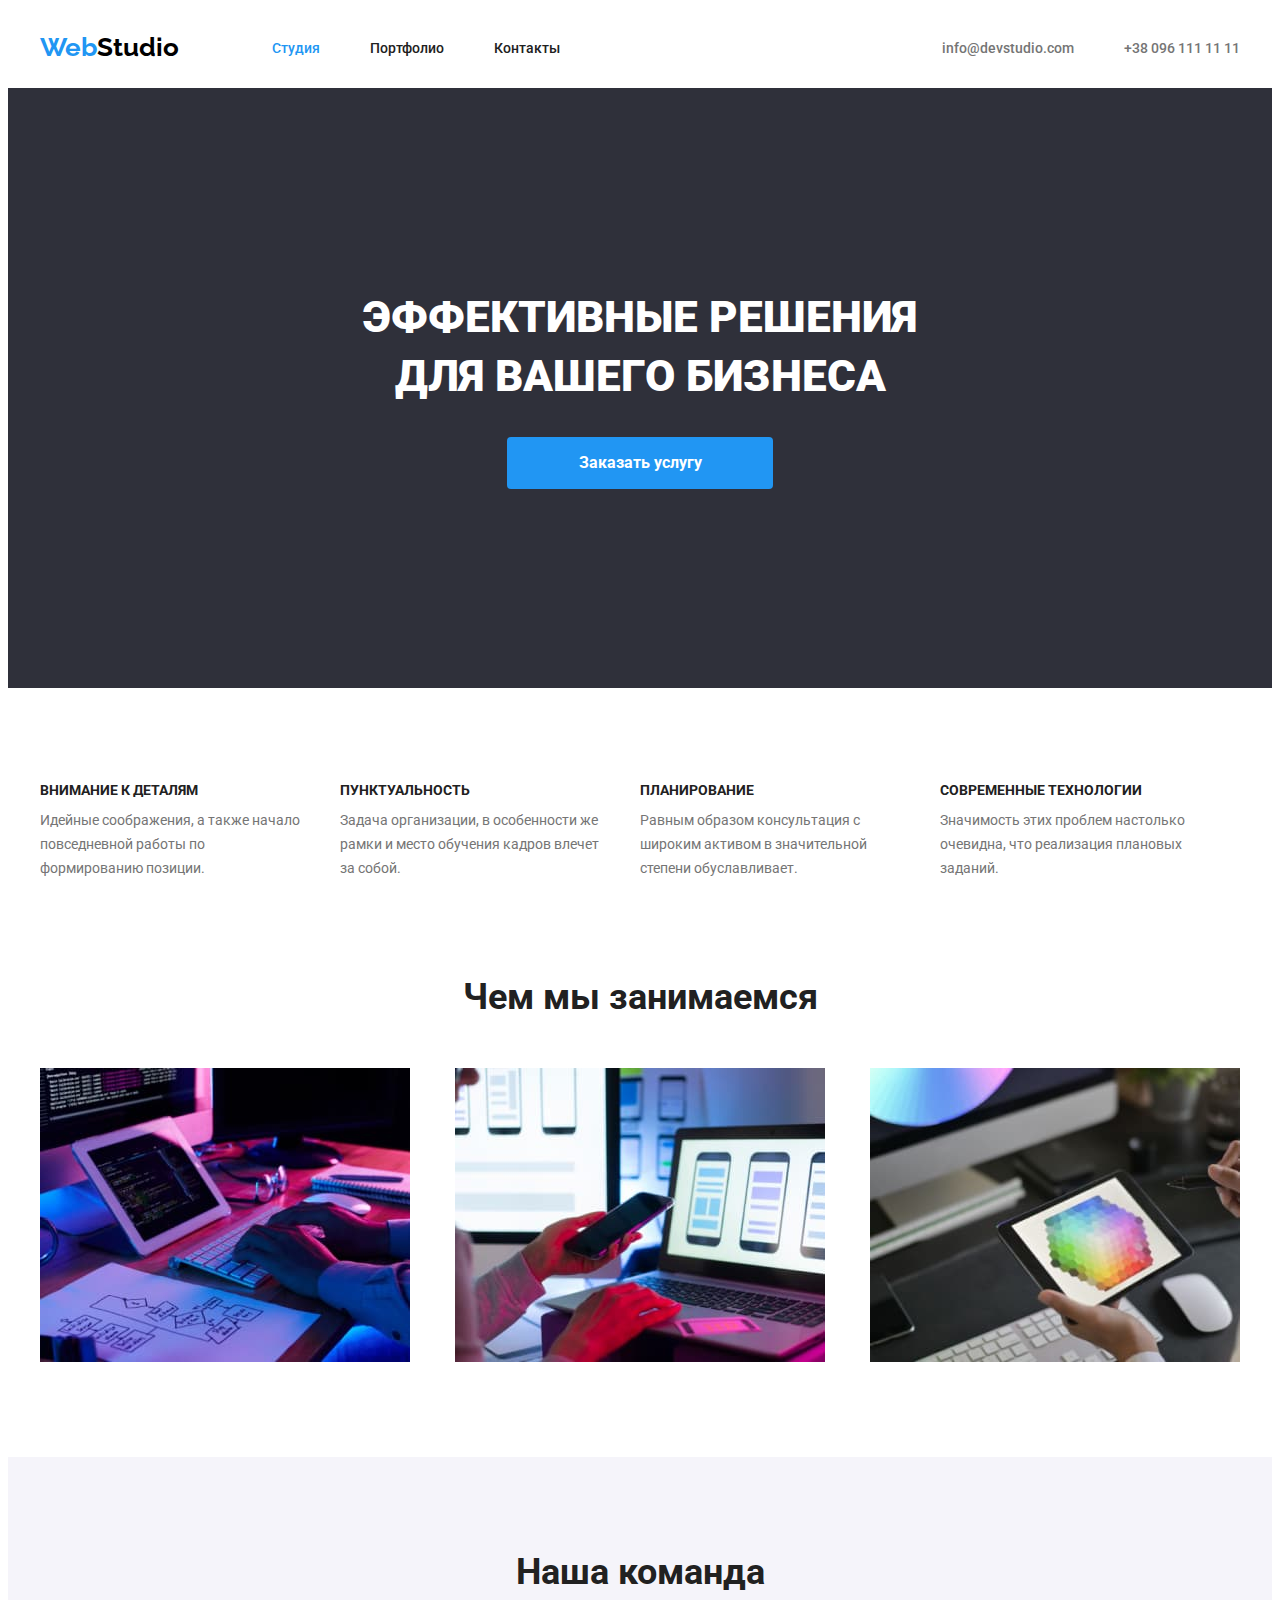
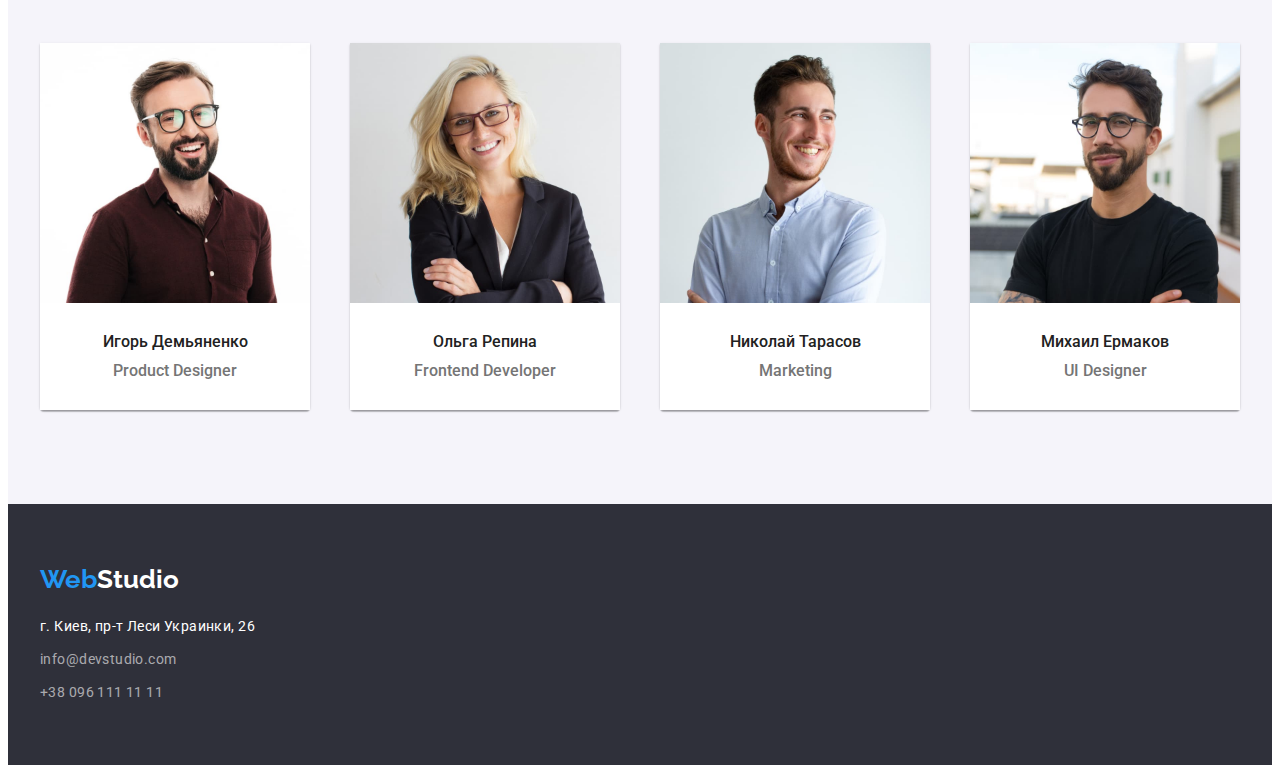
<file: index.html>
<!DOCTYPE html>
<html lang="ru">
  <head>
    <meta charset="UTF-8" />
    <meta name="viewport" content="width=device-width, initial-scale=1.0" />
    <title>Студия</title>
    <link rel="preconnect" href="https://fonts.gstatic.com" />
    <link
      href="https://fonts.googleapis.com/css2?family=Raleway:wght@700&family=Roboto:wght@400;500;700&display=swap"
      rel="stylesheet"
    />
    <link
      rel="stylesheet"
      href="https://cdnjs.cloudflare.com/ajax/libs/modern-normalize/1.0.0/modern-normalize.min.css"
      integrity="sha512-ISS7cAi1PEhQ8jnbJpJZMd29NlhNj4AWYyLOSp2CE/CsHxTCu+r+t0D2yoJudVrd0/8fTVPUVDzY5Tvli75u/g=="
      crossorigin="anonymous"
    />
    <link rel="stylesheet" href="./css/styles.css" />
  </head>
  <body>
    <header class="header">
      <div class="container main-nav">
        <nav class="site-nav">
          <a href="index.html" class="logo top"
            ><span class="logo-part">Web</span>Studio
          </a>
          <ul class="nav-list">
            <li class="nav-item">
              <a href="./index.html" class="link current"> Студия </a>
            </li>
            <li class="nav-item">
              <a href="./portfolio.html" class="link">Портфолио</a>
            </li>
            <li class="nav-item"><a href="#" class="link">Контакты</a></li>
          </ul>
        </nav>
        <ul class="contacts-list">
          <li class="contacts item">
            <a href="mailto:info@devstudio.com" class="link"
              >info@devstudio.com
            </a>
          </li>
          <li class="contacts item">
            <a href="tel:+380961111111" class="link">+38 096 111 11 11</a>
          </li>
        </ul>
      </div>
    </header>
    <main>
      <div class="hero-section">
        <section class="hero">
          <h1 class="hero-title">
            Эффективные решения <br />
            для вашего бизнеса
          </h1>
          <a href="#" class="hero-link">Заказать услугу</a>
        </section>
      </div>
      <section class="features">
        <div class="container">
          <h2 class="visually-hidden">Наши принципы</h2>
          <ul class="features-list">
            <li class="features-item">
              <h3 class="item-title">Внимание к деталям</h3>
              <p class="item-text">
                Идейные соображения, а также начало повседневной работы по
                формированию позиции.
              </p>
            </li>
            <li class="features-item">
              <h3 class="item-title">Пунктуальность</h3>
              <p class="item-text">
                Задача организации, в особенности же рамки и место обучения
                кадров влечет за собой.
              </p>
            </li>
            <li class="features-item">
              <h3 class="item-title">Планирование</h3>
              <p class="item-text">
                Равным образом консультация с широким активом в значительной
                степени обуславливает.
              </p>
            </li>
            <li class="features-item">
              <h3 class="item-title">Современные технологии</h3>
              <p class="item-text">
                Значимость этих проблем настолько очевидна, что реализация
                плановых заданий.
              </p>
            </li>
          </ul>
        </div>
      </section>
      <!-- New Section -->
      <section class="examples">
        <h2 class="examples-title">Чем мы занимаемся</h2>
        <div class="container">
          <ul class="examples-list">
            <li class="examples-item">
              <div class="card-thumb">
                <img
                  src="./images/computer.jpg"
                  alt="компютер"
                  width="370"
                  height="294"
                />
              </div>
            </li>
            <li class="examples-item">
              <div class="card-thumb">
                <img
                  src="./images/telephone.jpg"
                  alt="телефон"
                  width="370"
                  height="294"
                />
              </div>
            </li>
            <li class="examples-item">
              <div class="card-thumb">
                <img
                  src="./images/tablet.jpg"
                  alt="планшет"
                  width="370"
                  height="294"
                />
              </div>
            </li>
          </ul>
        </div>
      </section>
      <section class="team-section">
        <h2 class="team-section-title">Наша команда</h2>
        <div class="container">
          <ul class="team-section-list">
            <li class="section-list">
              <div class="photo-thumb">
                <img
                  src="./images/ihor.jpg"
                  alt="Игорь Демьяненко"
                  width="270"
                  height="260"
                />
              </div>
              <h3 class="section-list-title">Игорь Демьяненко</h3>
              <p class="section-list-text">Product Designer</p>
            </li>
            <li class="section-list">
              <div class="photo-thumb">
                <img
                  src="./images/olia.jpg"
                  alt="Ольга Репина"
                  width="270"
                  height="260"
                />
              </div>
              <h3 class="section-list-title">Ольга Репина</h3>
              <p class="section-list-text">Frontend Developer</p>
            </li>
            <li class="section-list">
              <div class="photo-thumb">
                <img
                  src="./images/kolia.jpg"
                  alt="Николай Тарасов"
                  width="270"
                  height="260"
                />
              </div>
              <h3 class="section-list-title">Николай Тарасов</h3>
              <p class="section-list-text">Marketing</p>
            </li>
            <li class="section-list">
              <div class="ca photo-thumb">
                <img
                  src="./images/misha.jpg"
                  alt="Михаил Ермаков"
                  width="270"
                  height="260"
                />
              </div>
              <h3 class="section-list-title">Михаил Ермаков</h3>
              <p class="section-list-text">UI Designer</p>
            </li>
          </ul>
        </div>
      </section>
    </main>
    <footer class="footer">
      <div class="container">
        <a href="index.html" class="logo bottom"
          ><span class="logo-part">Web</span>Studio</a
        >
        <address class="address">
          <p class="address-text">г. Киев, пр-т Леси Украинки, 26</p>
          <ul class="footer-list">
            <li>
              <a href="mailto:info@devstudio.com" class="contacts-list-item"
                >info@devstudio.com</a
              >
            </li>
            <li>
              <a href="tel:+380961111111" class="contacts-list-item"
                >+38 096 111 11 11</a
              >
            </li>
          </ul>
        </address>
      </div>
    </footer>
  </body>
</html>
</file>
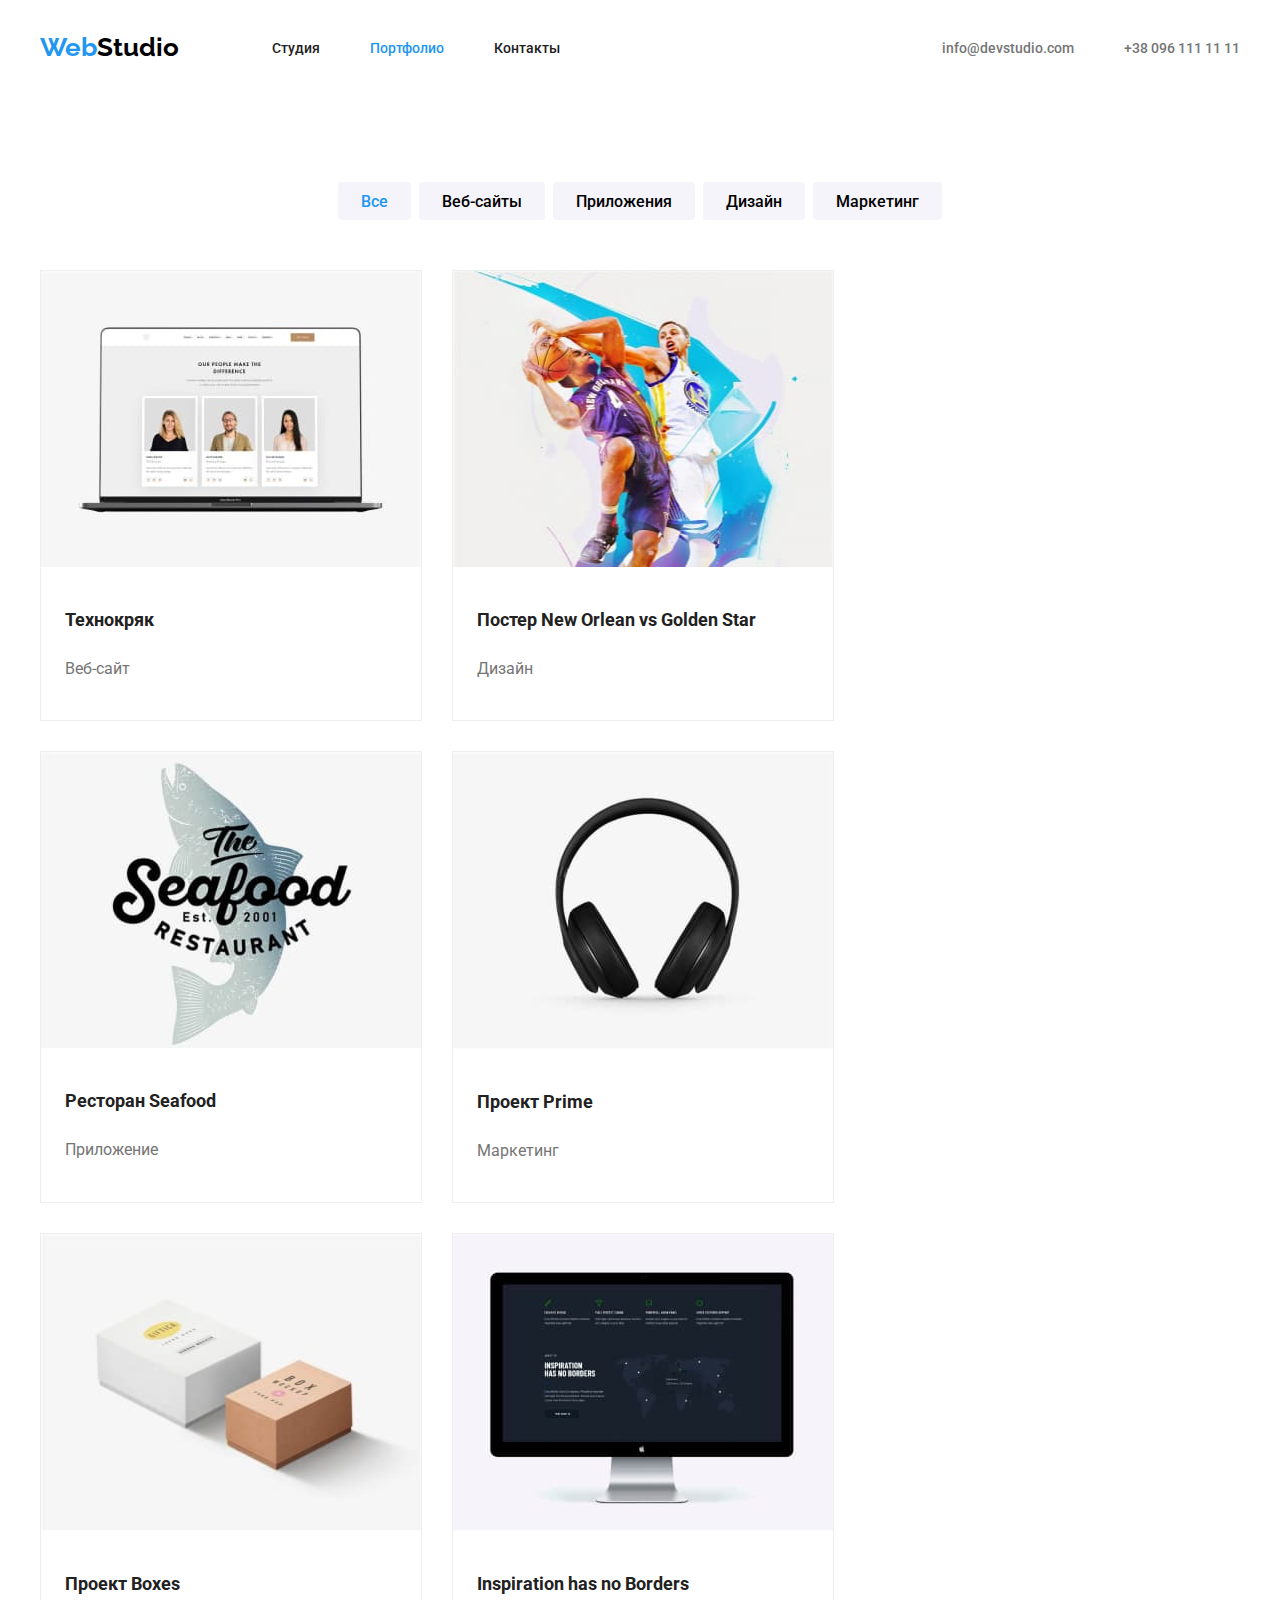
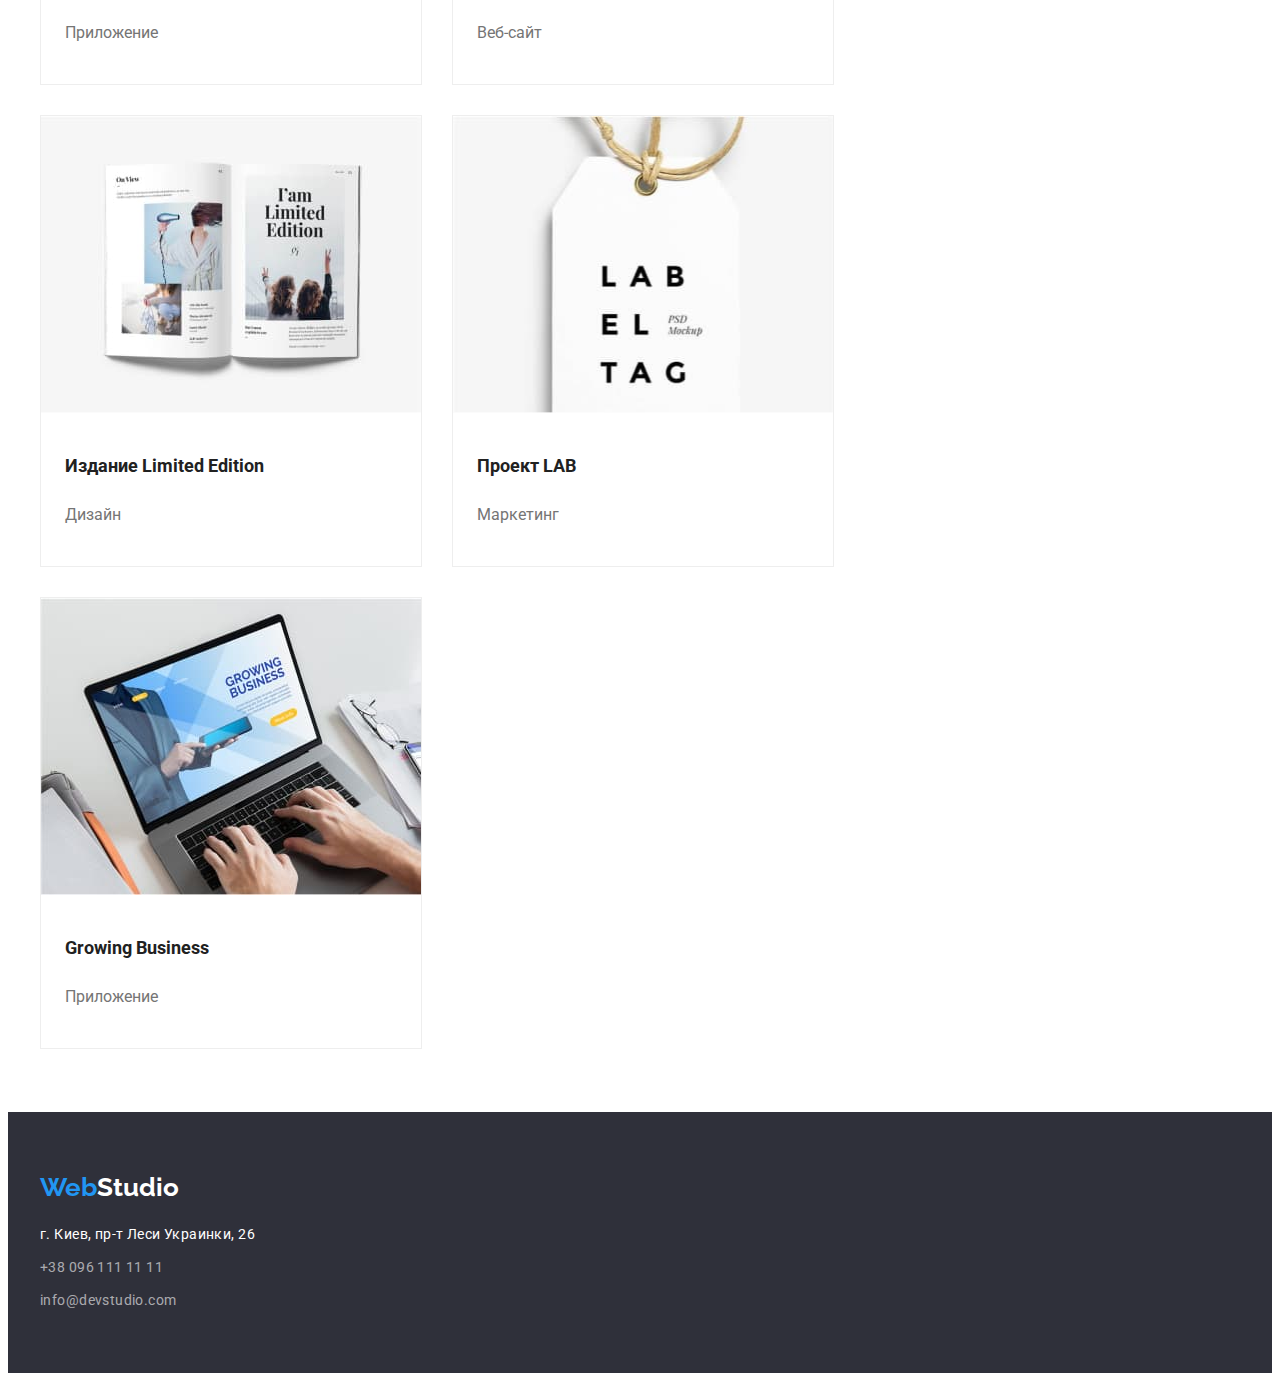
<file: portfolio.html>
<!DOCTYPE html>
<html lang="ru">
  <head>
    <meta charset="UTF-8" />
    <meta name="viewport" content="width=device-width, initial-scale=1.0" />
    <title>Портфолио</title>
    <link rel="preconnect" href="https://fonts.gstatic.com" />
    <link
      href="https://fonts.googleapis.com/css2?family=Raleway:wght@700&family=Roboto:wght@400;500;700&display=swap"
      rel="stylesheet"
    />
    <link
      rel="stylesheet"
      href="https://cdnjs.cloudflare.com/ajax/libs/modern-normalize/1.0.0/modern-normalize.min.css"
      integrity="sha512-ISS7cAi1PEhQ8jnbJpJZMd29NlhNj4AWYyLOSp2CE/CsHxTCu+r+t0D2yoJudVrd0/8fTVPUVDzY5Tvli75u/g=="
      crossorigin="anonymous"
    />
    <link rel="stylesheet" href="./css/styles.css" />
  </head>
  <body>
    <header class="header">
      <div class="container main-nav">
        <nav class="site-nav">
          <a href="index.html" class="logo top"
            ><span class="logo-part">Web</span>Studio</a
          >
          <ul class="nav-list">
            <li class="nav-item">
              <a href="./index.html" class="link"> Студия </a>
            </li>
            <li class="nav-item">
              <a href="./portfolio.html" class="link current">Портфолио</a>
            </li>
            <li class="nav-item"><a href="#" class="link">Контакты</a></li>
          </ul>
        </nav>
        <ul class="contacts-list">
          <li class="contacts item">
            <a href="mailto:info@devstudio.com" class="link"
              >info@devstudio.com</a
            >
          </li>
          <li class="contacts item">
            <a href="tel:+380961111111" class="link">+38 096 111 11 11</a>
          </li>
        </ul>
      </div>
    </header>
    <main>
      <section class="portfolio">
        <h1 class="visually-hidden">Portfolio</h1>
        <div class="container">
          <ul class="buttons">
            <li class="button">
              <button class="btn link current">Все</button>
            </li>
            <li class="button"><button class="btn">Веб-сайты</button></li>
            <li class="button"><button class="btn">Приложения</button></li>
            <li class="button"><button class="btn">Дизайн</button></li>
            <li class="button"><button class="btn">Маркетинг</button></li>
          </ul>
        </div>
        <div class="container">
          <ul class="projects">
            <li class="project-item">
              <div class="card-thumb">
                <img
                  src="./images/technokriak.jpg   "
                  alt="ТехноКряк"
                  width="380"
                  height="296"
                />
              </div>
              <div class="card-content">
                <h2 class="project-title">Технокряк</h2>
                <p class="project-type">Веб-сайт</p>
              </div>
            </li>
            <li class="project-item">
              <div class="card-thumb">
                <img
                  src="./images/posternovsgs.jpg"
                  alt="Постер New Orlean vs Golden Star"
                  width="380"
                  height="296"
                />
              </div>
              <div class="card-content">
                <h2 class="project-title">Постер New Orlean vs Golden Star</h2>
                <p class="project-type">Дизайн</p>
              </div>
            </li>
            <li class="project-item">
              <div class="card-thumb">
                <img
                  src="./images/seafoodrestaurant.jpg"
                  alt="Ресторан Seafood"
                  width="380"
                  height="296"
                />
              </div>
              <div class="card-content">
                <h2 class="project-title">Ресторан Seafood</h2>
                <p class="project-type">Приложение</p>
              </div>
            </li>
            <li class="project-item">
              <div class="card-thumb">
                <img
                  src="./images/projectprime.jpg"
                  alt="Проект Prime"
                  width="380"
                  height="296"
                />
              </div>
              <div class="card-content">
                <h2 class="project-title">Проект Prime</h2>
                <p class="project-type">Маркетинг</p>
              </div>
            </li>
            <li class="project-item">
              <div class="card0">
                <img
                  src="./images/projectboxes.jpg "
                  alt="Проект Boxes"
                  width="380"
                  height="296"
                />
              </div>
              <div class="card-content">
                <h2 class="project-title">Проект Boxes</h2>
                <p class="project-type">Приложение</p>
              </div>
            </li>
            <li class="project-item">
              <div class="card-thumb">
                <img
                  src="./images/inspirationhasnoborders.jpg"
                  alt="Inspiration has no Borders"
                  width="380"
                  height="296"
                />
              </div>
              <div class="card-content">
                <h2 class="project-title">Inspiration has no Borders</h2>
                <p class="project-type">Веб-сайт</p>
              </div>
            </li>
            <li class="project-item">
              <div class="card-thumb">
                <img
                  src="./images/limitededition.jpg"
                  alt="Издание Limited Edition"
                  width="380"
                  height="296"
                />
              </div>
              <div class="card-content">
                <h2 class="project-title">Издание Limited Edition</h2>
                <p class="project-type">Дизайн</p>
              </div>
            </li>
            <li class="project-item">
              <div class="card-thumb">
                <img
                  src="./images/projectlab.jpg"
                  alt="Проект LAB"
                  width="380"
                  height="296"
                />
              </div>
              <div class="card-content">
                <h2 class="project-title">Проект LAB</h2>
                <p class="project-type">Маркетинг</p>
              </div>
            </li>

            <li class="project-item">
              <div class="card-thumb">
                <img
                  src="./images/growingbusiness.jpg "
                  alt="Growing Business"
                  width="380"
                  height="296"
                />
              </div>
              <div class="card-content">
                <h2 class="project-title">Growing Business</h2>
                <p class="project-type">Приложение</p>
              </div>
            </li>
          </ul>
        </div>
      </section>
    </main>
    <footer class="footer">
      <div class="container">
        <a href="index.html" class="logo bottom"
          ><span class="logo-part">Web</span>Studio</a
        >
        <address class="address">
          <p class="address-text">г. Киев, пр-т Леси Украинки, 26</p>
          <ul class="footer-list">
            <li>
              <a href="tel:+380961111111" class="contacts-list-item"
                >+38 096 111 11 11</a
              >
            </li>
            <li>
              <a href="mailto:info@devstudio.com" class="contacts-list-item"
                >info@devstudio.com</a
              >
            </li>
          </ul>
        </address>
      </div>
    </footer>
  </body>
</html>
</file>
<file: css/styles.css>
:root {
  --interactive-color: #2196f3;
  --logo-color: #000000;
  --headers-color: #212121;
  --text-color: #757575;
  --white-text-background-color: rgba(255, 255, 255, 1);
  --white-text-color-06: rgba(255, 255, 255, 0.6);
  --sections-background-color: #e5e5e5;
  --section-team-background-color: #f5f4fa;
  --border-color: rgba(238, 238, 238, 1);
  --footer-bg-color: #2f303a;
  --card-set-gap: 30px;
}

/* Загальні стилі для боді і списків */
body {
  font-family: 'Roboto', sans-serif;
}

ul {
  list-style-type: none;
}

img {
  display: block;
  max-width: 100%;
  height: auto;
}

/* Заховати заголовок */
.visually-hidden {
  position: absolute;
  width: 1px;
  height: 1px;
  margin: -1px;
  border: 0;
  padding: 0;

  white-space: nowrap;
  clip-path: inset(100%);
  clip: rect(0 0 0 0);
  overflow: hidden;
}

/* Стилі контейнера */

.container {
  width: 1200px;
  margin-left: auto;
  margin-right: auto;
  padding-right: 15px;
  padding-left: 15px;
}

.nav-list,
.contacts-list {
  margin-top: 0;
  margin-bottom: 0;
  padding: 0;
}

.contacts-list {
  margin-left: auto;
}

.contacts-list .item + .item {
  margin-left: 50px;
}

.main-nav,
.site-nav,
.nav-list,
.contacts-list {
  display: flex;
}

.main-nav {
  align-items: center;
}

.nav-item,
.contacts-item {
  display: block;
}

.nav-list > .nav-item:not(:last-child) {
  margin-right: 50px;
}

/* логотип компанії */
.logo {
  display: block;
  font-family: 'Raleway', sans-serif;
  text-decoration: none;
  font-weight: 700;
  font-style: normal;
  font-size: 26px;
  line-height: 1.1738;
}

.top {
  margin-right: 93px;
  padding-top: 24px;
  padding-bottom: 25px;

  color: var(--logo-color);
}

.logo:focus {
  color: var(--interactive-color);
}

.logo-part {
  color: var(--interactive-color);
}

/* Навігація сайту */
.nav-list .link {
  display: block;
  padding-top: 32px;
  padding-bottom: 32px;

  color: var(--headers-color);
  background-color: var(--white-text-background-color);
  font-family: inherit;
  text-decoration: none;
  font-weight: 500;
  font-style: normal;
  font-size: 14px;
  line-height: 1.17;
}

.nav-list .link:hover,
.nav-list .link:focus {
  color: var(--interactive-color);
}

.link.current {
  color: var(--interactive-color);
}

/* контактна інфо */
.contacts-list .link {
  display: block;
  padding-top: 32px;
  padding-bottom: 32px;

  color: var(--text-color);
  background-color: var(--white-text-background-color);
  font-family: inherit;
  text-decoration: none;
  font-weight: 500;
  font-style: normal;
  font-size: 14px;
  line-height: 1.17;
}

.contacts-list .link:hover,
.contacts-list .link:focus {
  color: var(--interactive-color);
}

/* section Hero */

.hero {
  height: 100%;
  display: flex;
  flex-direction: column;
  align-items: center;
  justify-content: center;
  background: #2f303a;
}

.hero-title,
.hero-link {
  margin: 0;
}

.hero-section {
  height: 600px;
  text-align: center;
}

.hero-title {
  min-width: 696px;
  margin-right: auto;
  margin-left: auto;
  margin-bottom: 30px;

  color: var(--white-text-background-color);
  font-family: inherit;
  font-weight: 900;
  font-style: normal;
  font-size: 44px;
  line-height: 1.36;
  text-transform: uppercase;
  text-align: center;
}

.hero-link {
  display: inline-block;
  padding: 10px 32px;
  border-radius: 4px;
  min-width: 200px;

  border: 1px solid transparent;

  color: var(--white-text-background-color);
  background-color: var(--interactive-color);
  font-family: inherit;
  text-decoration: none;
  font-weight: 700;
  font-style: normal;
  font-size: 16px;
  line-height: 1.88;
  text-align: center;
}

.hero-link:hover,
.hero-link:focus {
  color: var(--headers-color);
}

/* Секція Features */

.features {
  padding-top: 94px;
  padding-bottom: 95px;
}

.features-list,
.item-title,
.item-text {
  margin: 0;
  padding: 0;
}

.features-list {
  display: flex;
}

.features-item:not(:first-child) {
  margin-left: var(--card-set-gap);
}

.features-item {
  width: calc((100% - 120px) / 4);
}

/* flex-basis: calc(100% / 4 - var(--card-set-gap)); */

.item-title {
  margin-bottom: 10px;

  color: var(--headers-color);
  background-color: var(--white-text-background-color);
  font-family: inherit;
  font-weight: 700;
  font-style: normal;
  font-size: 14px;
  line-height: 1.17;
  text-transform: uppercase;
}

.item-text {
  color: var(--text-color);
  background-color: var(--white-text-background-color);
  font-family: inherit;
  font-weight: 400;
  font-style: normal;
  font-size: 14px;
  line-height: 1.71;
}

/* Секція "Наші роботи" */
.examples {
  padding-bottom: 95px;
}

.examples-title {
  margin-top: 0;
  margin-bottom: 50px;
  color: var(--headers-color);
  background-color: var(--white-text-background-color);
  font-family: inherit;
  font-weight: 700;
  font-style: normal;
  font-size: 36px;
  line-height: 1.17;
  text-align: center;
}

/* .examples-item {
  margin-top: var(--card-set-gap);
  margin-left: var(--card-set-gap);
} */

.examples-list {
  display: flex;
  flex-wrap: wrap;
  justify-content: space-between;
  margin: 0;
  padding: 0;
}

/* Секція Наша команда */

.team-section {
  padding-top: 94px;
  padding-bottom: 94px;
  background-color: var(--section-team-background-color);
}

.team-section-title {
  margin-top: 0;
  margin-bottom: 50px;

  color: var(--headers-color);
  background-color: var(--section-team-background-color);
  font-family: inherit;
  font-weight: 700;
  font-style: normal;
  font-size: 36px;
  line-height: 1.17;
  text-align: center;
}

.team-section-list {
  display: flex;
  flex-wrap: wrap;
  justify-content: space-between;
  margin: 0px;
  padding: 0px;
}

.section-list {
  box-shadow: 0px 1px 3px rgba(0, 0, 0, 0.12), 0px 1px 1px rgba(0, 0, 0, 0.14),
    0px 2px 1px rgba(0, 0, 0, 0.2);
  border-radius: 0px 0px 4px 4px;
  margin: 0;
}

.section-list-title {
  margin: 0;
  padding-top: 30px;
  padding-bottom: 10px;
  color: var(--headers-color);
  background-color: var(--white-text-background-color);
  font-family: inherit;
  font-weight: 500;
  font-style: normal;
  font-size: 16px;
  line-height: 1.17;
  text-align: center;
}

.section-list-text {
  margin: 0;
  padding-bottom: 30px;
  color: var(--text-color);
  background-color: var(--white-text-background-color);
  font-family: inherit;
  font-weight: 500;
  font-style: normal;
  font-size: 16px;
  line-height: 1.17;
  text-align: center;
}

/* footer */
.footer {
  background-color: var(--footer-bg-color);
  padding-bottom: 60px;
  padding-top: 60px;
}

.address {
  margin-right: auto;
}

.address-text,
.footer-list {
  margin: 0;
  padding: 0;
}

.bottom {
  color: var(--white-text-background-color);
}

.address-text {
  margin-top: 20px;

  color: var(--white-text-background-color);
  font-family: inherit;
  text-decoration: none;
  font-weight: 400;
  font-style: normal;
  font-size: 14px;
  line-height: 1.71;
  letter-spacing: 0.03em;
}

.contacts-list-item {
  display: block;
  margin-top: 9px;

  color: var(--white-text-color-06);
  font-family: inherit;
  text-decoration: none;
  font-weight: 400;
  font-style: normal;
  font-size: 14px;
  line-height: 1.71;
  letter-spacing: 0.03em;
}

.contacts-list-item:hover,
.contacts-list-item:focus {
  color: var(--interactive-color);
}

/* Стилі портфоліо */

.portfolio {
  padding-top: 94px;
  padding-bottom: 47px;
}

.buttons {
  display: flex;
  justify-content: center;
  margin-top: 0;
  margin-bottom: 50px;
  margin-left: 0;
  margin-right: 0;
  padding: 0;
}

.button:not(:last-child) {
  margin-right: 8px;
}

.btn {
  border: 1px solid transparent;
  padding: 6px 22px;
  min-width: 73px;
  max-height: 38px;

  background-color: var(--section-team-background-color);
  border-radius: 4px;
  font-family: inherit;
  font-style: normal;
  font-weight: 500;
  font-size: 16px;
  line-height: 1.6;
  text-align: center;
}

.btn:hover,
.btn:focus {
  color: var(--white-text-background-color);
  background-color: var(--interactive-color);
  outline: none;
}

.projects {
  margin-top: calc(-1 * var(--card-set-gap));
  margin-left: calc(-1 * var(--card-set-gap));
  padding: 0;

  display: flex;
  flex-wrap: wrap;
}

.project-item {
  margin-top: var(--card-set-gap);
  margin-left: var(--card-set-gap);

  border-style: solid;
  border-color: var(--border-color);
  border-width: 1px;
  width: calc(100% / 3 - var(--card-set-gap));
}

.project-title {
  color: var(--headers-color);
  background-color: var(--white-text-background-color);
  font-family: inherit;
  font-style: normal;
  font-weight: 700;
  font-size: 18px;
  line-height: 2;
  text-align: left;
}

.project-type {
  color: var(--text-color);
  background-color: var(--white-text-background-color);
  font-family: inherit;
  font-style: normal;
  font-weight: 400;
  font-size: 16px;
  line-height: 1.88;
  text-align: left;
}

.card-content {
  padding: 20px 24px;
}
</file>
